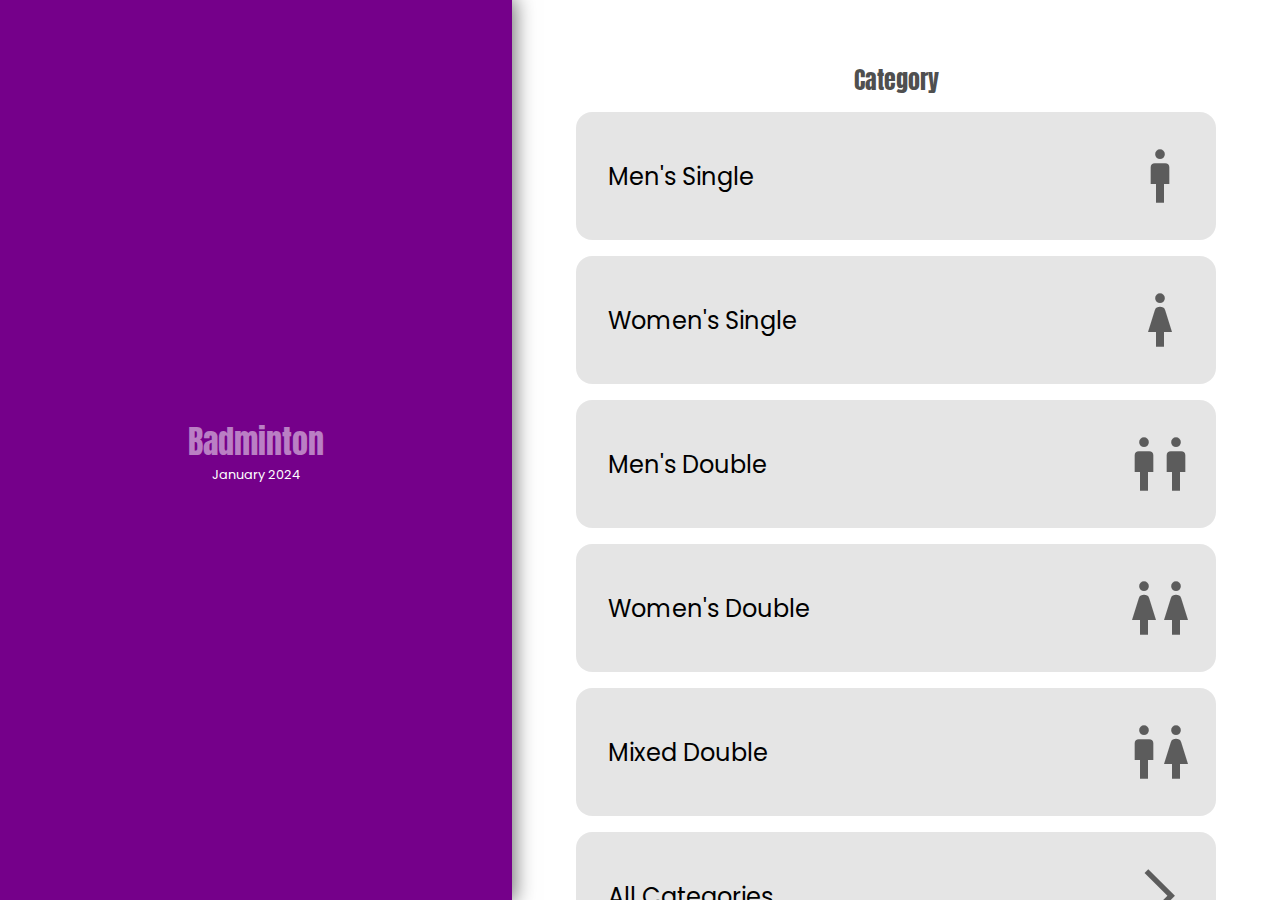
<file: index.html>
<!DOCTYPE html>
<html lang="en">
<head>
    <meta charset="UTF-8">
    <meta name="viewport" content="width=device-width, initial-scale=1.0">
    <title>Badminton Category</title>

    <!-- Google Prefabs-->
    <link rel="preconnect" href="https://fonts.googleapis.com">
    <link rel="preconnect" href="https://fonts.gstatic.com" crossorigin>
    <link href="https://fonts.googleapis.com/css2?family=Poppins&family=Anton&family=Fugaz+One&family=Lobster&display=swap" rel="stylesheet">
    <link rel="stylesheet" href="https://fonts.googleapis.com/css2?family=Material+Symbols+Outlined:opsz,wght,FILL,GRAD@24,400,0,0" />
    
    <link rel="stylesheet" href="./base/theme.css">
    <link rel="stylesheet" href="./base/style.css">
    
    <script src="./JS/data.js" defer></script>
    <script src="./JS/utility.js" defer></script>
    <script src="./JS/inject.js" defer></script>
    <script src="./JS/cards.js" defer></script>
    <script src="./JS/script.js" defer></script>

</head>
<body class="theme-light">
    <div class="page">
        <div class="banner">
            <div class="content">
                <div class="title center">Badminton</div>
                <div class="footer">
                    <div>January 2024</div>
                </div>
            </div>
        </div>

        <div class="shelf">
            <div class="content">
                <!-- Filled By Cards via JS -->

    
            </div>
        </div>
        
    </div>
</body>

<script>
    window.onload = function() {
        ShowCategory();
        // AddCredits();
        AddShortCredits();
        };
</script>

</html>
</file>
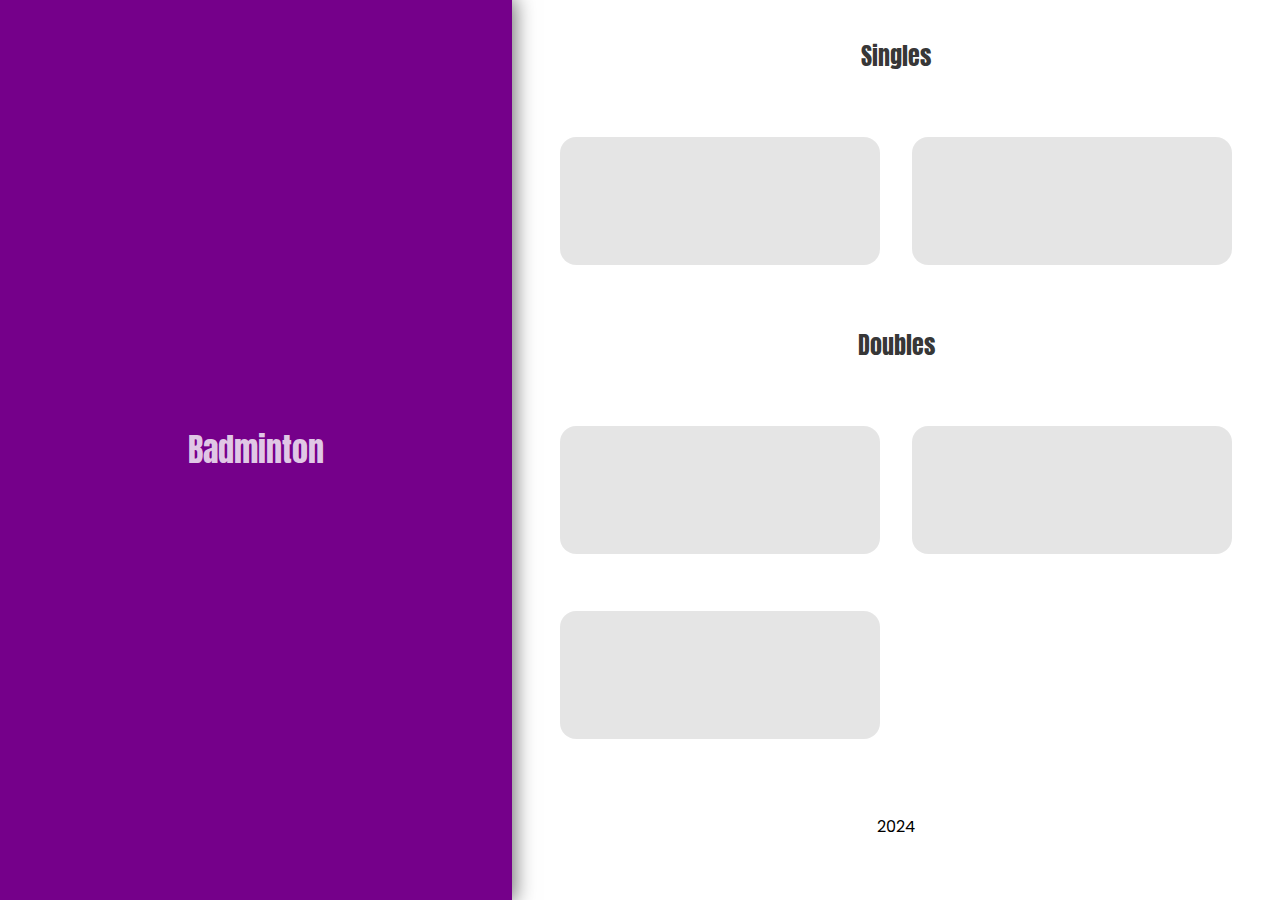
<file: category.html>
<!DOCTYPE html>
<html lang="en">
<head>
    <meta charset="UTF-8">
    <meta name="viewport" content="width=device-width, initial-scale=1.0">
    <title>Page</title>
    
    <!-- Google prefabs -->
    <link rel="preconnect" href="https://fonts.googleapis.com">
    <link rel="preconnect" href="https://fonts.gstatic.com" crossorigin>
    <link href="https://fonts.googleapis.com/css2?family=Poppins&family=Anton&family=Fugaz+One&family=Lobster&display=swap" rel="stylesheet">

    <!-- Put theme before style so that style has access to theme variables-->
    <link rel="stylesheet" href="theme.css"> 
    <link rel="stylesheet" href="category.css">
</head>
<body class="theme-light">
    <div class="page">
        <div class="banner hc vc">
            <div class="banner-div">
                Badminton
            </div>
        </div>
        <div class="wall hc">
            <div class="shelf">
                <div class="sep">Singles</div>
                    <a href="games.html">
                        <div class="card"></div>
                    </a>
                    <a href="games.html">
                        <div class="card"></div>
                    </a>
                <div class="sep">Doubles</div>
                    <a href="games.html">
                        <div class="card"></div>
                    </a>
                    <a href="games.html">
                        <div class="card"></div>
                    </a>
                    <a href="games.html">
                        <div class="card"></div>
                    </a>
                <div class="foot">2024</div>
            </div>
        </div>
    </div>
</body>
</html>
</file>
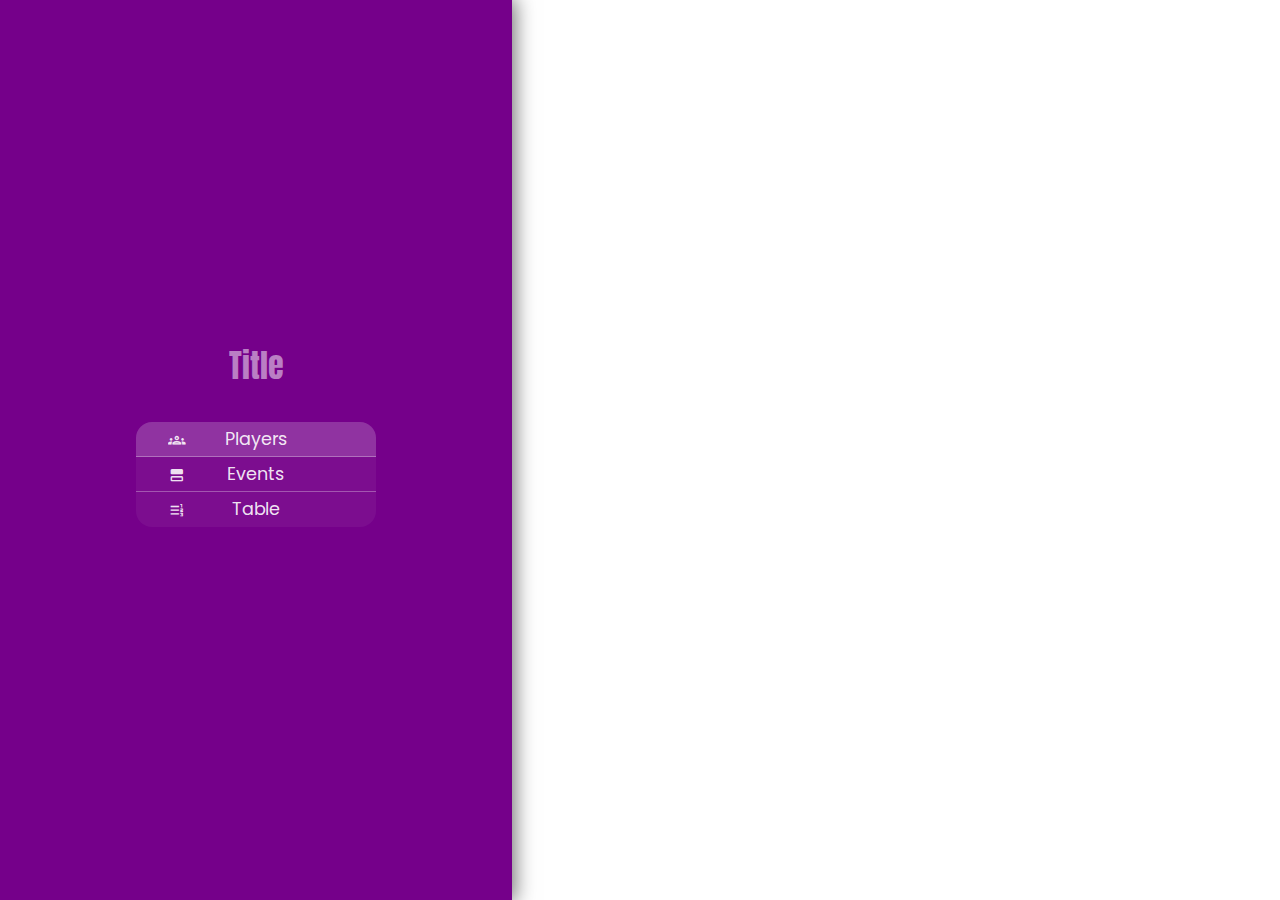
<file: event.html>
<!DOCTYPE html>
<html lang="en">
<head>
    <meta charset="UTF-8">
    <meta name="viewport" content="width=device-width, initial-scale=1.0">
    <title>Badminton Events</title>

    <!-- Google Prefabs-->
    <link rel="preconnect" href="https://fonts.googleapis.com">
    <link rel="preconnect" href="https://fonts.gstatic.com" crossorigin>
    <link href="https://fonts.googleapis.com/css2?family=Geologica&family=Poppins&family=Anton&family=Fugaz+One&family=Lobster&display=swap" rel="stylesheet">
    <link rel="stylesheet" href="https://fonts.googleapis.com/css2?family=Material+Symbols+Outlined:opsz,wght,FILL,GRAD@24,400,0,0" />
    
    <link rel="stylesheet" href="./base/theme.css"> <!-- Put theme before style -->
    <link rel="stylesheet" href="./base/style.css"> <!-- So that style has access to theme variables-->
    
    <script src="./JS/data.js" defer></script>
    <script src="./JS/utility.js" defer></script>
    <script src="./JS/inject.js" defer></script>
    <script src="./JS/cards.js" defer></script>
    <script src="./JS/script.js" defer></script>
</head>
<body class="theme-light"> <!-- See "theme.js" for possible themes-->
    <div class="page">
        <div class="banner">
            <div class="content">
                <!-- To align title add "center" -->
                <div class="title center">Title</div>

                <!-- If tabs not wanted, add "hide" -->
                <!-- For extra tabs just add extra divs, CSS and JS will handle the rest -->
                <div class="tabbar">
                    <div class="tab active">Players</div>
                    <div class="tab">Events</div>
                    <div class="tab">Table</div>
                    <!-- <div class="tab">Tab 4</div> -->
                </div>
                

                <!-- <div class="footer">
                    <div>January 2024</div>
                </div> -->
            </div>
        </div>

        <div class="shelf">
            <div class="content">
                <!-- Handled by JS now to add cards -->

            </div>
        </div>

    </div>
</body>

<script>
    window.onload = function() { 
    FillCards();
    category = GetURLParameter('category');         
    CalculatePoints(category);
};
</script>

</html>
</file>
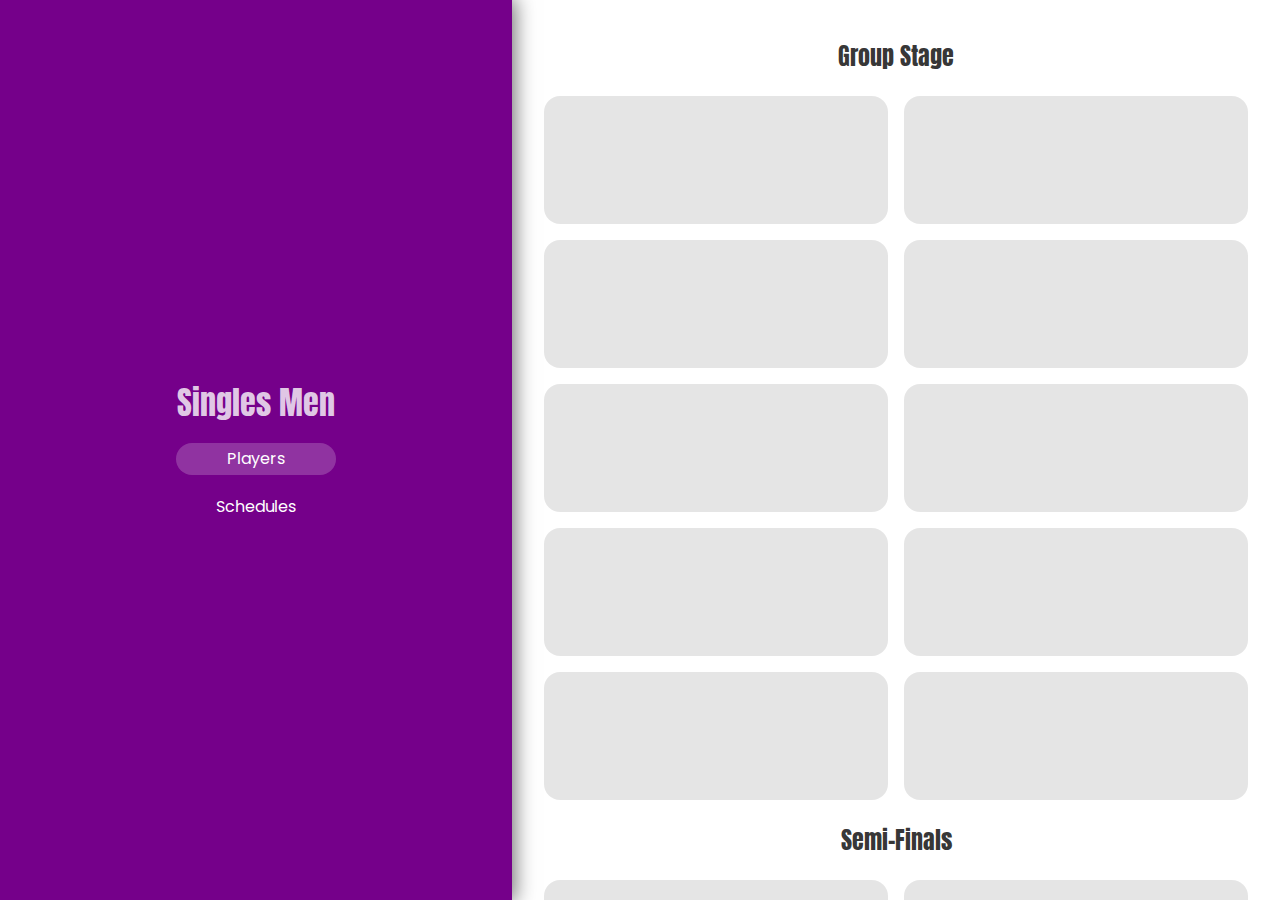
<file: games.html>
<!DOCTYPE html>
<html lang="en">
<head>
    <meta charset="UTF-8">
    <meta name="viewport" content="width=device-width, initial-scale=1.0">
    <title>Page</title>
    
    <!-- Google prefabs -->
    <link rel="preconnect" href="https://fonts.googleapis.com">
    <link rel="preconnect" href="https://fonts.gstatic.com" crossorigin>
    <link href="https://fonts.googleapis.com/css2?family=Poppins&family=Anton&family=Fugaz+One&family=Lobster&display=swap" rel="stylesheet">

    <!-- Put theme before style so that style has access to theme variables-->
    <link rel="stylesheet" href="theme.css"> 
    <link rel="stylesheet" href="games.css">

    <script src="games.js" defer></script>
</head>
<body class="theme-light">
    <div class="page">
        <div class="banner hc vc">
            <div class="banner-div">
                <div class="game-title">Singles Men</div>
                <div class="tabs">
                    <div class="tab player active">Players</div>
                    <div class="tab schedule">Schedules</div>
                </div>
            </div>
        </div>
        <div class="wall hc">
            <div class="shelf">
                <div class="sep">Group Stage</div>
                <div class="card"></div>
                <div class="card"></div>
                <div class="card"></div>
                <div class="card"></div>
                <div class="card"></div>
                <div class="card"></div>
                <div class="card"></div>
                <div class="card"></div>
                <div class="card"></div>
                <div class="card"></div>
                <div class="sep">Semi-Finals</div>
                <div class="card"></div>
                <div class="card"></div>
                <div class="sep">Finals</div>
                <div class="card"></div>
                <div class="foot">2024</div>
            </div>
        </div>
    </div>
</body>
</html>
</file>
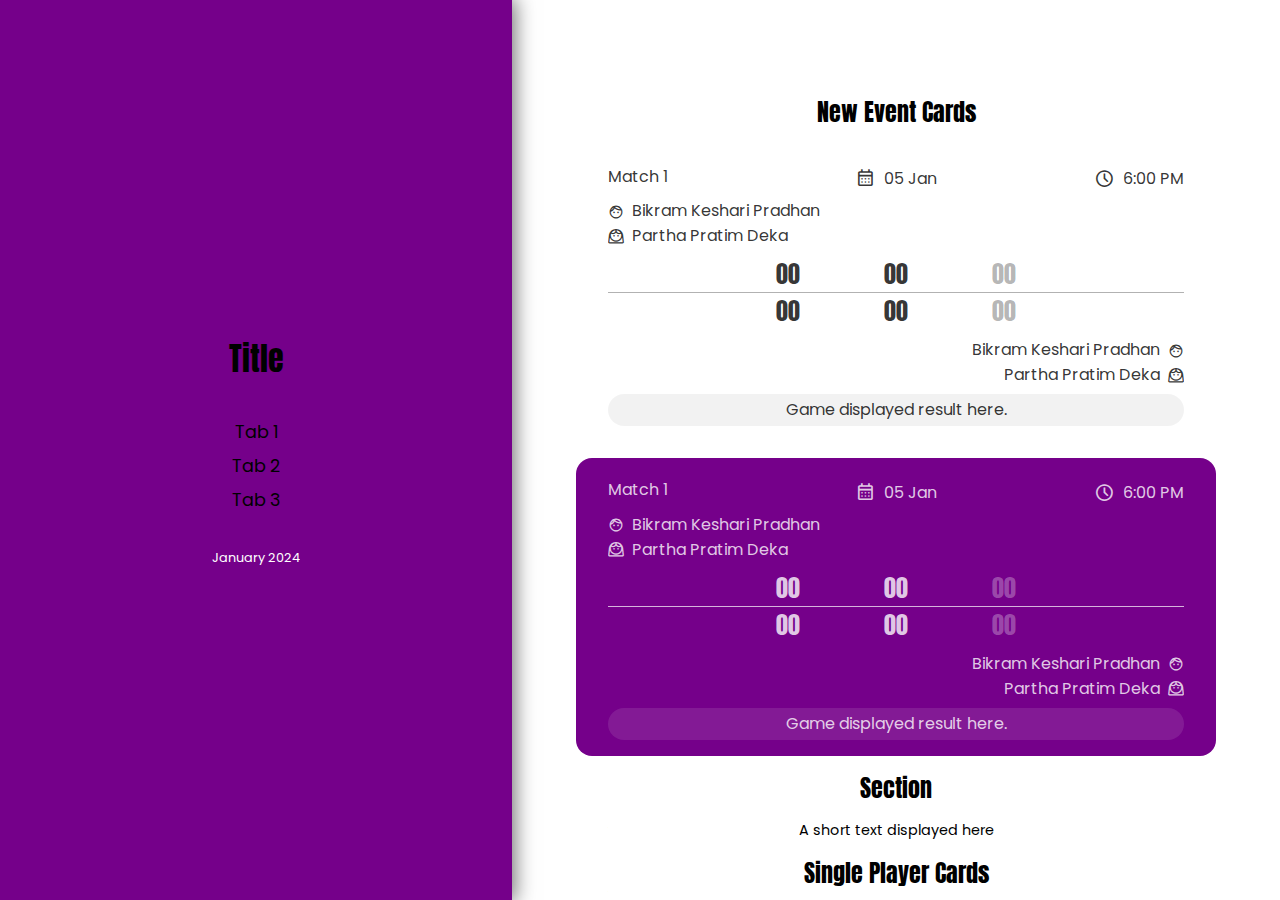
<file: page.html>
<!DOCTYPE html>
<html lang="en">
<head>
    <meta charset="UTF-8">
    <meta name="viewport" content="width=device-width, initial-scale=1.0">
    <title>Page Title</title>

    <!-- Google Prefabs-->
    <link rel="preconnect" href="https://fonts.googleapis.com">
    <link rel="preconnect" href="https://fonts.gstatic.com" crossorigin>
    <link href="https://fonts.googleapis.com/css2?family=Geologica&family=Poppins&family=Anton&family=Fugaz+One&family=Lobster&display=swap" rel="stylesheet">
    <link rel="stylesheet" href="https://fonts.googleapis.com/css2?family=Material+Symbols+Outlined:opsz,wght,FILL,GRAD@24,400,0,0" />
    
    <link rel="stylesheet" href="theme.css"> <!-- Put theme before style -->
    <link rel="stylesheet" href="style.css"> <!-- So that style has access to theme variables-->
    
    <script src="script.js" defer></script>
    <script src="badminton/cards.js" defer></script>
</head>
<body class="theme-light"> <!-- See "theme.js" for possible themes-->
    <div class="page">
        <div class="banner">
            <div class="content">
                <!-- To align title add "center" -->
                <div class="title center">Title</div>

                <!-- If tabs not wanted, add "hide" -->
                <!-- For extra tabs just add extra divs, CSS and JS will handle the rest -->
                <div class="tabbar">
                    <div class="tab active">Tab 1</div>
                    <div class="tab">Tab 2</div>
                    <div class="tab">Tab 3</div>
                    <!-- <div class="tab">Tab 4</div> -->
                </div>
                

                <div class="footer">
                    <div>January 2024</div>
                </div>
            </div>
        </div>

        <div class="shelf">
            <div class="content">
                <!-- Add Varaious Cards here -->



                <!-- Event Card New -->
                <div class="card section span2">New Event Cards</div>

                <div class="card game-event">
                    <div class="schedule">
                        <div class="match-no">Match 1</div>
                        <div class="date">05 Jan</div>
                        <div class="time">6:00 PM</div>
                    </div>
                    <div class="team">
                        <div class="top">
                            <div class="male">Bikram Keshari Pradhan</div>
                            <div class="female">Partha Pratim Deka</div>
                        </div>

                        <div class="score">
                            <div class="top">
                                <div class="round1">00</div>
                                <div class="round2">00</div>
                                <div class="round3 extra-grey">00</div>
                            </div>
                            <div class="bottom">
                                <div class="round1">00</div>
                                <div class="round2">00</div>
                                <div class="round3 extra-grey">00</div>
                            </div>
                        </div>

                        <div class="bottom">
                            <div class="male">Bikram Keshari Pradhan</div>
                            <div class="female">Partha Pratim Deka</div>
                        </div>
        
                    </div>
                    <div class="result">
                            Game displayed result here.
                    </div>
                </div>

                <div class="card game-event highlight">
                    <div class="schedule">
                        <div class="match-no">Match 1</div>
                        <div class="date">05 Jan</div>
                        <div class="time">6:00 PM</div>
                    </div>
                    <div class="team">
                        <div class="top">
                            <div class="male">Bikram Keshari Pradhan</div>
                            <div class="female">Partha Pratim Deka</div>
                        </div>

                        <div class="score">
                            <div class="top">
                                <div class="round1">00</div>
                                <div class="round2">00</div>
                                <div class="round3 extra-grey">00</div>
                            </div>
                            <div class="bottom">
                                <div class="round1">00</div>
                                <div class="round2">00</div>
                                <div class="round3 extra-grey">00</div>
                            </div>
                        </div>

                        <div class="bottom">
                            <div class="male">Bikram Keshari Pradhan</div>
                            <div class="female">Partha Pratim Deka</div>
                        </div>
        
                    </div>
                    <div class="result">
                            Game displayed result here.
                    </div>
                </div>









                <!-- Section Card -->
                <div class="card section span2">Section</div>
                
                <!-- Text Card -->
                <div class="card text span2">A short text displayed here</div>
                
                <!-- Single Player Card -->
                <div class="card section span2">Single Player Cards</div>
                
                <div class="card players single">
                    <div class="name">Player Name</div>
                    <div class="icon material-symbols-outlined">face</div>
                </div>
                
                <div class="card players single">
                    <div class="name">Player Name</div>
                    <div class="icon material-symbols-outlined">face_3</div>
                </div>
                
                <div class="card players single">
                    <div class="name">Player Name</div>
                    <div class="icon material-symbols-outlined">face_3</div>
                </div>
                
                <div class="card players single">
                    <div class="name">Player Name</div>
                    <div class="icon material-symbols-outlined">face</div>
                </div>
                
                <div class="card players single">
                    <div class="name">Player Name</div>
                    <div class="icon material-symbols-outlined">face_3</div>
                </div>
                
                <div class="card players single">
                    <div class="name">Player Name</div>
                    <div class="icon material-symbols-outlined">face</div>
                </div>
                
                <!-- Double Player Card -->
                <div class="card section span2">Double Player Cards</div>
                
                <div class="card players double">
                    <div class="name">Player Name</div>
                    <div class="icon material-symbols-outlined">face</div>
                    <div class="name">Player Name</div>
                    <div class="icon material-symbols-outlined">face</div>
                </div>

                <div class="card players double">
                    <div class="name">Player Name</div>
                    <div class="icon material-symbols-outlined">face_3</div>
                    <div class="name">Player Name</div>
                    <div class="icon material-symbols-outlined">face_3</div>
                </div>

                <div class="card players double">
                    <div class="name">Player Name</div>
                    <div class="icon material-symbols-outlined">face</div>
                    <div class="name">Player Name</div>
                    <div class="icon material-symbols-outlined">face_3</div>
                </div>

                <div class="card players double">
                    <div class="name">Player Name</div>
                    <div class="icon material-symbols-outlined">face</div>
                    <div class="name">Player Name</div>
                    <div class="icon material-symbols-outlined">face_3</div>
                </div>
                
                <!-- Category Card -->
                <div class="card section span2">Category Cards</div>

                <div class="card game-category single men">
                    <div class="text">
                        <div class="name">Category Title</div>
                        <div ><span class="live hide">LIVE</span></div>
                    </div>
                    <div class="icon material-symbols-outlined">
                        <!-- Icon filled by CSS -->
                    </div>
                </div>

                <div class="card game-category single women">
                    <div class="text">
                        <div class="name">Category Title</div>
                        <div ><span class="live">LIVE</span></div>
                    </div>
                    <div class="icon material-symbols-outlined">
                        <!-- Icon filled by CSS -->
                    </div>
                </div>

                <div class="card game-category double men">
                    <div class="text">
                        <div class="name">Category Title</div>
                        <div ><span class="live hide">LIVE</span></div>
                    </div>
                    <div class="icon material-symbols-outlined">
                        <!-- Icon filled by CSS -->
                    </div>
                </div>

                <div class="card game-category double women">
                    <div class="text">
                        <div class="name">Category Title</div>
                        <div ><span class="live hide">LIVE</span></div>
                    </div>
                    <div class="icon material-symbols-outlined">
                        <!-- Icon filled by CSS -->
                    </div>
                </div>

                <div class="card game-category double mix span2">
                    <div class="text">
                        <div class="name">Category Title</div>
                        <div ><span class="live hide">LIVE</span></div>
                    </div>
                    <div class="icon material-symbols-outlined">
                        <!-- Icon filled by CSS -->
                    </div>
                </div>

                <a>
                    <div class="card game-category double mix span2">
                        <div class="text">
                            <div class="name">Category Title</div>
                            <div ><span class="live hide">LIVE</span></div>
                        </div>
                        <div class="icon material-symbols-outlined">
                            <!-- Icon filled by CSS -->
                        </div>
                    </div>
                </a>


                

                <!-- Event Card -->
                <div class="card section span2">Event Cards</div>

                <div class="card game-event-s1 single">
                    <div class="schedule">
                        <div class="match-no">Match 1</div>
                        <div class="date">05 Jan</div>
                        <div class="time">6:00 PM</div>
                    </div>
                    <div class="team">
                            <div class="left">
                                <div class="players">
                                    <div class="male">Anirban Kopty</div>
                                    <div class="male">Anirban Kopty</div>
                                </div>
                                <div class="score">00</div>
                            </div>
                            <div class="right">
                                <div class="score">00</div>
                                <div class="players double">
                                    <div class="male">Anirban Kopty</div>
                                    <div class="female">Anirban Kopty</div>
                                </div>
    
                            </div>
                    </div>
                    <div class="result">
                            Game displayed result here.
                    </div>
                </div>

                <div class="card text span2">This has issue for small portrait screen</div>


                

                 
                <!-- Points Table -->
                <div class="card section span2">Points Table</div>

                <table class="card span2">
                    <tr>
                        <th>Name</th>
                        <th>Points</th>
                    </tr>
                    <tr>
                        <td>
                            <div class="male">Demon Slayer</div>
                        </td>
                        <td>5.01</td>
                    </tr>
                    <tr>
                        <td>
                            <div class="male">Sonic Smasher</div>
                        </td>
                        <td>4.23</td>
                    </tr>
                    <tr>
                        <td>
                            <div class="female">Trancula Zinger</div>
                        </td>
                        <td>2.31</td>
                    </tr>
                    <tr>
                        <td>
                            <div class="male">Francisco Chang</div>
                        </td>
                        <td>-2.13</td>
                    </tr>
                    <tr>
                        <td>
                            <div class="male">Francisco Chang</div>
                        </td>
                        <td>-2.13</td>
                    </tr>
                    <tr>
                        <td>
                            <div class="male">Francisco Chang</div>
                        </td>
                        <td>-2.13</td>
                    </tr>
                    <tr>
                        <td>
                            <div class="female">Francisco Chang</div>
                        </td>
                        <td>-2.13</td>
                    </tr>
                    <tr>
                        <td>
                            <div class="male">Francisco Chang</div>
                        </td>
                        <td>-2.13</td>
                    </tr>
                    <tr>
                        <td>
                            <div class="male">Francisco Chang</div>
                        </td>
                        <td>-2.13</td>
                    </tr>
                </table>

                <div class="card text span2">Top 4 will qualify for semi-finals.</div>



                <table class="card span2">
                    <tr>
                        <th>Name</th>
                        <th>Points</th>
                    </tr>
                    <tr>
                        <td>
                            <div class="male">Demon Slayer</div>
                            <div class="male">Demon Slayer</div>
                        </td>
                        <td>5.01</td>
                    </tr>
                    <tr>
                        <td>
                            <div class="female">Sonic Smasher</div>
                            <div class="female">Sonic Smasher</div>
                        </td>
                        <td>4.23</td>
                    </tr>
                    <tr>
                        <td>
                            <div class="male">Trancula Zinger</div>
                            <div class="female">Trancula Zinger</div>
                        </td>
                        <td>2.31</td>
                    </tr>
                    <tr>
                        <td>
                            <div class="male">Francisco Chang</div>
                            <div class="male">Francisco Chang</div>
                        </td>
                        <td>-2.13</td>
                    </tr>
                    <tr>
                        <td>
                            <div class="male">Francisco Chang</div>
                            <div class="male">Francisco Chang</div>
                        </td>
                        <td>-2.13</td>
                    </tr>
                </table>

                <div class="card text span2">Top 4 will qualify for semi-finals.</div>
                <!-- Add Varaious Cards here -->
            </div>
        </div>

    </div>
</body>
</html>
</file>
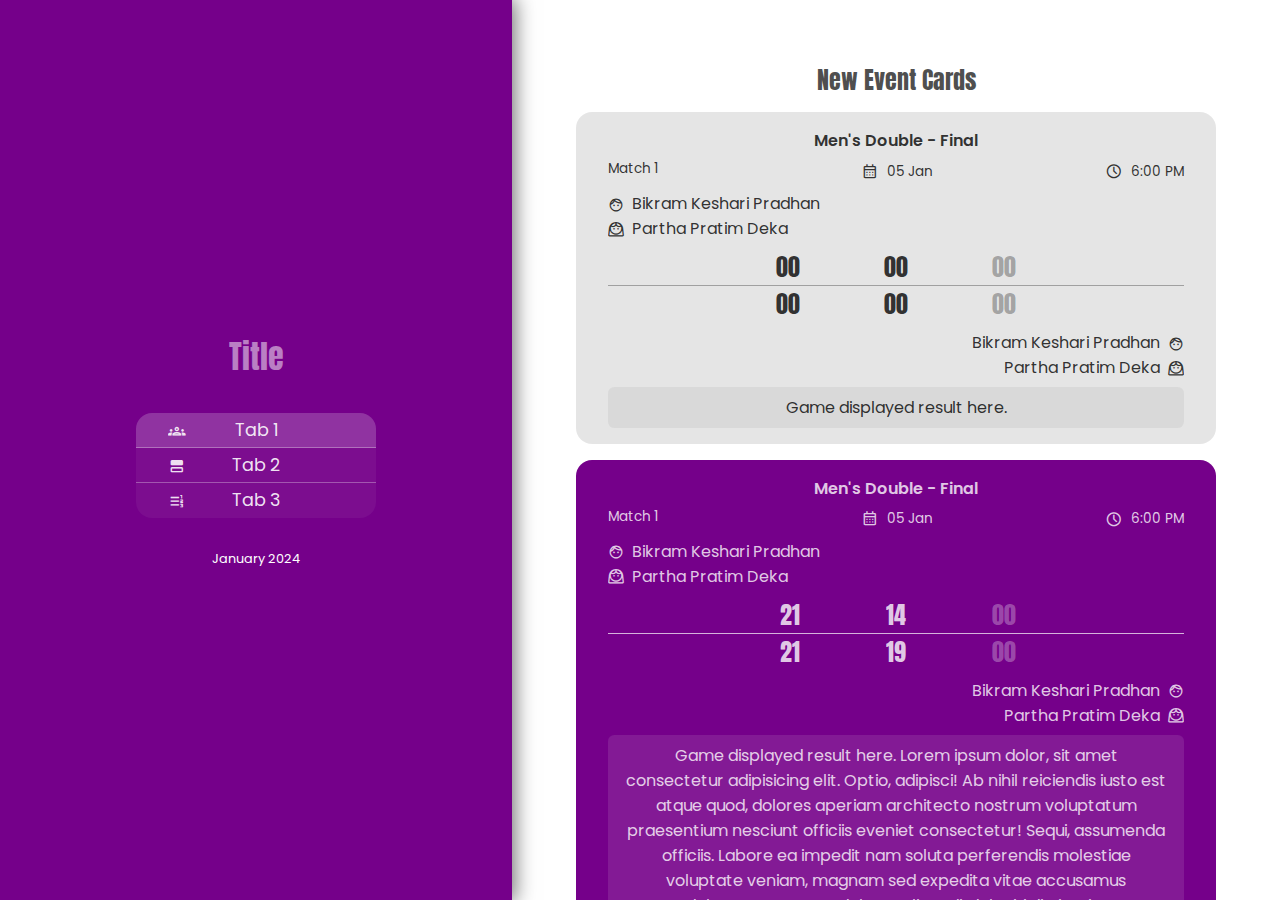
<file: base/design.html>
<!DOCTYPE html>
<html lang="en">
<head>
    <meta charset="UTF-8">
    <meta name="viewport" content="width=device-width, initial-scale=1.0">
    <title>Page Title</title>

    <!-- Google Prefabs-->
    <link rel="preconnect" href="https://fonts.googleapis.com">
    <link rel="preconnect" href="https://fonts.gstatic.com" crossorigin>
    <link href="https://fonts.googleapis.com/css2?family=Geologica&family=Poppins&family=Anton&family=Fugaz+One&family=Lobster&display=swap" rel="stylesheet">
    <link rel="stylesheet" href="https://fonts.googleapis.com/css2?family=Material+Symbols+Outlined:opsz,wght,FILL,GRAD@24,400,0,0" />
    
    <link rel="stylesheet" href="theme.css"> <!-- Put theme before style -->
    <link rel="stylesheet" href="style.css"> <!-- So that style has access to theme variables-->
    
    <script src="../JS/script.js" defer></script>
    <!-- <script src="inject.js" defer></script> -->
    <!-- <script src="cards.js" defer></script> -->
</head>
<body class="theme-light"> <!-- See "theme.js" for possible themes-->
    <div class="page">
        <div class="banner">
            <div class="content">
                <!-- To align title add "center" -->
                <div class="title center">Title</div>

                <!-- If tabs not wanted, add "hide" -->
                <!-- For extra tabs just add extra divs, CSS and JS will handle the rest -->
                <div class="tabbar">
                    <div class="tab active">Tab 1</div>
                    <div class="tab">Tab 2</div>
                    <div class="tab">Tab 3</div>
                    <!-- <div class="tab">Tab 4</div> -->
                </div>
                

                <div class="footer">
                    <div>January 2024</div>
                </div>
            </div>
        </div>

        <div class="shelf">
            <div class="content">
                <!-- Add Varaious Cards here -->

                <!-- Event Card New -->
                <div class="card section span2">New Event Cards</div>

                <div class="card game-event">
                    <div class="header">Men's Double - Final</div>

                    <div class="schedule">
                        <div class="match-no">Match 1</div>
                        <div class="date">05 Jan</div>
                        <div class="time">6:00 PM</div>
                    </div>
                    <div class="team">
                        <div class="top">
                            <div class="male">Bikram Keshari Pradhan</div>
                            <div class="female">Partha Pratim Deka</div>
                        </div>

                        <div class="score">
                            <div class="top">
                                <div class="round1">00</div>
                                <div class="round2">00</div>
                                <div class="round3 extra-grey">00</div>
                            </div>
                            <div class="bottom">
                                <div class="round1">00</div>
                                <div class="round2">00</div>
                                <div class="round3 extra-grey">00</div>
                            </div>
                        </div>

                        <div class="bottom">
                            <div class="male">Bikram Keshari Pradhan</div>
                            <div class="female">Partha Pratim Deka</div>
                        </div>
        
                    </div>
                    <div class="result">
                            Game displayed result here.
                    </div>
                </div>

                

                <div class="card game-event highlight">
                    <div class="header">Men's Double - Final</div>

                    <div class="schedule">
                        <div class="match-no">Match 1</div>
                        <div class="date">05 Jan</div>
                        <div class="time">6:00 PM</div>
                    </div>
                    <div class="team">
                        <div class="top">
                            <div class="male">Bikram Keshari Pradhan</div>
                            <div class="female">Partha Pratim Deka</div>
                        </div>

                        <div class="score">
                            <div class="top">
                                <div class="round1">21</div>
                                <div class="round2">14</div>
                                <div class="round3 extra-grey">00</div>
                            </div>
                            <div class="bottom">
                                <div class="round1">21</div>
                                <div class="round2">19</div>
                                <div class="round3 extra-grey">00</div>
                            </div>
                        </div>

                        <div class="bottom">
                            <div class="male">Bikram Keshari Pradhan</div>
                            <div class="female">Partha Pratim Deka</div>
                        </div>
        
                    </div>
                    <div class="result">
                            Game displayed result here. Lorem ipsum dolor, sit amet consectetur adipisicing elit. Optio, adipisci! Ab nihil reiciendis iusto est atque quod, dolores aperiam architecto nostrum voluptatum praesentium nesciunt officiis eveniet consectetur! Sequi, assumenda officiis. Labore ea impedit nam soluta perferendis molestiae voluptate veniam, magnam sed expedita vitae accusamus doloremque, nemo dolores eligendi, deleniti distinctio!
                    </div>
                </div>


                <div class="card game-event">
                    <div class="header">Men's Double - Final</div>

                    <div class="schedule">
                        <div class="match-no">Match 1</div>
                        <div class="date">05 Jan</div>
                        <div class="time">6:00 PM</div>
                    </div>
                    <div class="team">
                        <div class="top">
                            <div class="male">Bikram Keshari Pradhan</div>
                            <div class="female">Partha Pratim Deka</div>
                        </div>

                        <div class="score hide">
                            <div class="top">
                                <div class="round1">00</div>
                                <div class="round2">00</div>
                                <div class="round3 extra-grey">00</div>
                            </div>
                            <div class="bottom">
                                <div class="round1">00</div>
                                <div class="round2">00</div>
                                <div class="round3 extra-grey">00</div>
                            </div>
                        </div>

                        <div class="bottom">
                            <div class="male">Bikram Keshari Pradhan</div>
                            <div class="female">Partha Pratim Deka</div>
                        </div>
        
                    </div>
                    <div class="result hide">
                            Game displayed result here.
                    </div>
                </div>






                <!-- Section Card -->
                <div class="card section span2">Section</div>
                
                <!-- Text Card -->
                <div class="card text span2">A short text displayed here</div>
                
                <!-- Single Player Card -->
                <div class="card section span2">Single Player Cards</div>
                
                <div class="card players single">
                    <div class="name">Player Name</div>
                    <div class="icon material-symbols-outlined">face</div>
                </div>
                
                <div class="card players single">
                    <div class="name">Player Name</div>
                    <div class="icon material-symbols-outlined">face_3</div>
                </div>
                
                <div class="card players single">
                    <div class="name">Player Name</div>
                    <div class="icon material-symbols-outlined">face_3</div>
                </div>
                
                <div class="card players single">
                    <div class="name">Player Name</div>
                    <div class="icon material-symbols-outlined">face</div>
                </div>
                
                <div class="card players single">
                    <div class="name">Player Name</div>
                    <div class="icon material-symbols-outlined">face_3</div>
                </div>
                
                <div class="card players single">
                    <div class="name">Player Name</div>
                    <div class="icon material-symbols-outlined">face</div>
                </div>
                
                <!-- Double Player Card -->
                <div class="card section span2">Double Player Cards</div>
                
                <div class="card players double">
                    <div class="name">Player Name</div>
                    <div class="icon material-symbols-outlined">face</div>
                    <div class="name">Player Name</div>
                    <div class="icon material-symbols-outlined">face</div>
                </div>

                <div class="card players double">
                    <div class="name">Player Name</div>
                    <div class="icon material-symbols-outlined">face_3</div>
                    <div class="name">Player Name</div>
                    <div class="icon material-symbols-outlined">face_3</div>
                </div>

                <div class="card players double">
                    <div class="name">Player Name</div>
                    <div class="icon material-symbols-outlined">face</div>
                    <div class="name">Player Name</div>
                    <div class="icon material-symbols-outlined">face_3</div>
                </div>

                <div class="card players double">
                    <div class="name">Player Name</div>
                    <div class="icon material-symbols-outlined">face</div>
                    <div class="name">Player Name</div>
                    <div class="icon material-symbols-outlined">face_3</div>
                </div>
                
                <!-- Category Card -->
                <div class="card section span2">Category Cards</div>

                <div class="card game-category single men">
                    <div class="text">
                        <div class="name">Category Title</div>
                        <div ><span class="live hide">LIVE</span></div>
                    </div>
                    <div class="icon material-symbols-outlined">
                        <!-- Icon filled by CSS -->
                    </div>
                </div>

                <div class="card game-category single women">
                    <div class="text">
                        <div class="name">Category Title</div>
                        <div ><span class="live">LIVE</span></div>
                    </div>
                    <div class="icon material-symbols-outlined">
                        <!-- Icon filled by CSS -->
                    </div>
                </div>

                <div class="card game-category double men">
                    <div class="text">
                        <div class="name">Category Title</div>
                        <div ><span class="live hide">LIVE</span></div>
                    </div>
                    <div class="icon material-symbols-outlined">
                        <!-- Icon filled by CSS -->
                    </div>
                </div>

                <div class="card game-category double women">
                    <div class="text">
                        <div class="name">Category Title</div>
                        <div ><span class="live hide">LIVE</span></div>
                    </div>
                    <div class="icon material-symbols-outlined">
                        <!-- Icon filled by CSS -->
                    </div>
                </div>

                <div class="card game-category double mix span2">
                    <div class="text">
                        <div class="name">Category Title</div>
                        <div ><span class="live hide">LIVE</span></div>
                    </div>
                    <div class="icon material-symbols-outlined">
                        <!-- Icon filled by CSS -->
                    </div>
                </div>

                <a>
                    <div class="card game-category double mix span2">
                        <div class="text">
                            <div class="name">Category Title</div>
                            <div ><span class="live hide">LIVE</span></div>
                        </div>
                        <div class="icon material-symbols-outlined">
                            <!-- Icon filled by CSS -->
                        </div>
                    </div>
                </a>



                <div class="card game-category all all">
                    <div class="text">
                        <div class="name">Category Title</div>
                        <div ><span class="live">LIVE</span></div>
                    </div>
                    <div class="icon material-symbols-outlined">
                        <!-- Icon filled by CSS -->
                    </div>
                </div>

                

                <!-- Old Event Card -->
                <div class="card section span2">Event Cards</div>

                <div class="card game-event-s1 single">
                    <div class="schedule">
                        <div class="match-no">Match 1</div>
                        <div class="date">05 Jan</div>
                        <div class="time">6:00 PM</div>
                    </div>
                    <div class="team">
                            <div class="left">
                                <div class="players">
                                    <div class="male">Anirban Kopty</div>
                                    <div class="male">Anirban Kopty</div>
                                </div>
                                <div class="score">00</div>
                            </div>
                            <div class="right">
                                <div class="score">00</div>
                                <div class="players double">
                                    <div class="male">Anirban Kopty</div>
                                    <div class="female">Anirban Kopty</div>
                                </div>
    
                            </div>
                    </div>
                    <div class="result">
                            Game displayed result here.
                    </div>
                </div>

                <div class="card text span2">This has issue for small portrait screen</div>


                

                 
                <!-- Points Table -->
                <div class="card section span2">Points Table</div>

                <table class="card span2 fiveplr">
                    <tr>
                        <th>Name</th>
                        <th>Points</th>
                    </tr>
                    <tr>
                        <td>
                            <div class="male">Demon Slayer</div>
                        </td>
                        <td>5.01</td>
                    </tr>
                    <tr>
                        <td>
                            <div class="male">Sonic Smasher</div>
                        </td>
                        <td>4.23</td>
                    </tr>
                    <tr>
                        <td>
                            <div class="female">Trancula Zinger</div>
                        </td>
                        <td>2.31</td>
                    </tr>
                    <tr>
                        <td>
                            <div class="male">Francisco Chang</div>
                        </td>
                        <td>-2.13</td>
                    </tr>
                    <tr>
                        <td>
                            <div class="male">Francisco Chang</div>
                        </td>
                        <td>-2.13</td>
                    </tr>
                    <tr>
                        <td>
                            <div class="male">Francisco Chang</div>
                        </td>
                        <td>-2.13</td>
                    </tr>
                    <tr>
                        <td>
                            <div class="female">Francisco Chang</div>
                        </td>
                        <td>-2.13</td>
                    </tr>
                    <tr>
                        <td>
                            <div class="male">Francisco Chang</div>
                        </td>
                        <td>-2.13</td>
                    </tr>
                    <tr>
                        <td>
                            <div class="male">Francisco Chang</div>
                        </td>
                        <td>-2.13</td>
                    </tr>
                </table>

                <div class="card text span2">Top 4 will qualify for semi-finals.</div>



                <table class="card span2">
                    <tr>
                        <th>Name</th>
                        <th>Points</th>
                    </tr>
                    <tr>
                        <td>
                            <div class="male">Demon Slayer</div>
                            <div class="male">Demon Slayer</div>
                        </td>
                        <td>5.01</td>
                    </tr>
                    <tr>
                        <td>
                            <div class="female">Sonic Smasher</div>
                            <div class="female">Sonic Smasher</div>
                        </td>
                        <td>4.23</td>
                    </tr>
                    <tr>
                        <td>
                            <div class="male">Trancula Zinger</div>
                            <div class="female">Trancula Zinger</div>
                        </td>
                        <td>2.31</td>
                    </tr>
                    <tr>
                        <td>
                            <div class="male">Francisco Chang</div>
                            <div class="male">Francisco Chang</div>
                        </td>
                        <td>-2.13</td>
                    </tr>
                    <tr>
                        <td>
                            <div class="male">Francisco Chang</div>
                            <div class="male">Francisco Chang</div>
                        </td>
                        <td>-2.13</td>
                    </tr>
                </table>

                <div class="card text span2">Top 4 will qualify for semi-finals.</div>
                
                


                <!-- Credits Card-->
                <div class="card credits span2">
                    <div class="para">
                        <div class="header1">Designed & Developed By</div>
                        <div>Kang The Destroyer</div>
                        <div>Steve Roger</div>
                    </div>

                    <div class="para">
                        <div class="header2">Maintained By</div>
                        <div>Tony Stark</div>
                        <div>Incredible Hulk</div>
                    </div>

                    <div class="para">
                        <div class="header3">Organised By</div>
                        <div>Stephan Strange</div>
                        <div>Maria Hill</div>
                    </div>

                </div>

                <div class="card text span2 bottom">A short text displayed here</div>
                
                
                <!-- Add Varaious Cards here -->
            </div>
        </div>

    </div>
</body>
</html>
</file>
<file: base/theme.css>
.theme-light{
    --major:rgb(117, 0, 138);
    /* --minor:rgb(117, 0, 138); */

    /* Element specific : derived from above */
    --banner:var(--major);
    --banner-title-color:rgba(255,255,255,0.5);
    
    --tab-text-color:rgba(255,255,255,0.9);
    --tab-background-color:rgba(255,255,255,0.05);
    --tab-hover-background:rgba(255,255,255,0.1);
    --tab-active-background:rgba(255,255,255,0.2);
    --tab-separators:rgba(255,255,255,0.3);

    --shelf-background:rgba(255, 255, 255, 0);
    --card-background:rgba(0,0,0,0.1);
    --card-section-color:rgba(0,0,0,0.7);
    --card-text-color:rgba(0, 0, 0, 0.7);
    --card-player-color:rgba(0,0,0,1);
    
}



.theme-dark{
    /* --major:rgb(0, 0, 0); */
    /* --major:#3f3f3f; */
    --major:rgb(75, 0, 88);
    /* --minor:rgb(117, 0, 138); */
    
    /* Element specific : derived from above */
    --banner:var(--major);
    --banner-title-color:rgba(255, 255, 255, 0.5);

    --tab-text-color:rgba(255,255,255,0.9);
    --tab-background-color:rgba(255,255,255,0.05);
    --tab-hover-background:rgba(255,255,255,0.1);
    --tab-active-background:rgba(255,255,255,0.2);
    --tab-separators:rgba(255,255,255,0.3);
    
    --shelf-background:#121212;
    --card-background:#282828;
    --card-section-color:rgba(255, 255, 255, 0.7);
    --card-text-color:rgba(255, 255, 255, 0.7);
    --card-player-color:rgba(255,255,255,1);
}
</file>
<file: base/style.css>
*{padding: 0; margin: 0; box-sizing: border-box;}
html,body{height: 100%;}


/* === PAGE ============================ */
.page{
    height: 100%;
    display: flex;  /* Better than grid in terms of synatx from html*/
    user-select: none;
}
@media (orientation: portrait) {.page {flex-direction: column;}}
@media (orientation: landscape) {.page {flex-direction: row;}}




/* === BANNER ========================== */
.banner{
    --padding: 1rem;
    width: var(--width);
    height: var(--height);
    padding: var(--padding);

    z-index: 10;
    background-color: var(--banner);
    box-shadow: 0px 0px 20px 2px rgba(0,0,0,0.6);

    /* overflow: hidden; */         /* ! This was the issue */
}
/* @media (orientation: portrait) {.banner {--height: 20vh;}} */
@media (orientation: landscape) {
    .banner {--width: 40vw;}
    .shelf{
        width: 60vw;
    }
}

@media (orientation: landscape) {
    /* Quick Fix */
    .banner {
        display: grid;
        align-items: center;
        justify-items: center;
    }
}



/* === SHELF ============================ */
.shelf{
    --padding: 1rem;
    padding: var(--padding);
    flex-grow: 1;
    overflow: scroll;
    display: grid;
    grid-template-columns: 1fr;
    background-color: var(--shelf-background);
}
@media (orientation: portrait) {.shelf {--padding: 2rem;}}
@media (orientation: landscape) {.shelf {--padding: 4rem;}}

.shelf::-webkit-scrollbar{display: none;}


/* === BANNER CONTENT ====================== */
.banner .content{
    /* background-color: rgba(255,255,255,0.1); */
    justify-self: center;
    
}

.banner .content .title{
    color: var(--banner-title-color);
    font-family: 'Anton';
    font-size: 2rem;
    
}

.banner .content .title.center{text-align: center;}

/* --- TABBAR */
/* Bug : Breaks for multiple tabbar */
.banner .content .tabbar{
    --num-tabs:2;
    font-family: 'Poppins';
    font-size: 1.1rem;
    display: grid;
    
}
@media (orientation: portrait) {
    .banner .content .tabbar {
        grid-template-columns: repeat(var(--num-tabs),1fr);
        /* gap: 1rem; */
        margin-top: 1rem;
        margin-bottom: 1rem;
    }
}
@media (orientation: landscape) {
    .banner .content .tabbar {
        grid-template-rows: repeat(var(--num-tabs),1fr);
        /* gap: 0.5rem; */
        margin-top: 2rem;
        margin-bottom: 2rem;
    }
}


.banner .content .tabbar.hide{display: none;}


/* --- TABS */
.banner .content .tabbar .tab{
    color: var(--tab-text-color);
    text-align: center;
    padding: 0.25rem;
    background-color: var(--tab-background-color);
    cursor: pointer;
}
@media (orientation: portrait) {
    .banner .content .tabbar .tab{
        position: relative;
        border-right: 1px solid var(--tab-separators);
    }
    .banner .content .tabbar .tab:first-child{
        border-radius: 10rem 0rem 0rem 10rem;
    }
    .banner .content .tabbar .tab:last-child{
        border-radius: 0rem 10rem 10rem 0rem;
        border-right: 0px;
    }
}
@media (orientation: landscape) {
    .banner .content .tabbar .tab{
        width: 15rem;
        justify-self: center;
        border-bottom: 1px solid var(--tab-separators);
    }
    .banner .content .tabbar .tab:first-child{
        border-radius: 1rem 1rem 0rem 0rem;
    }
    .banner .content .tabbar .tab:last-child{
        border-radius: 0rem 0rem 1rem 1rem;
        border-bottom: 0px;
    }
}




.banner .content .tabbar .tab.active{
    background-color: var(--tab-active-background);
}

.banner .content .tabbar .tab:not(.active):hover{
    background-color: var(--tab-hover-background);
}


/* --- Banner footer text */
.banner .content .footer{
    text-align: center;
    color: white;
    font-family: Poppins;
    font-size: 0.8rem;
}

/* quickadd for icons in tab */
.banner .content .tabbar .tab:nth-child(1)::before,
.banner .content .tabbar .tab:nth-child(2)::before,
.banner .content .tabbar .tab:nth-child(3)::before{
    font-family: 'Material Symbols Outlined';
    position: relative;
    padding-right: 0.4rem;
    font-size: 1.1rem;
}
.banner .content .tabbar .tab:nth-child(1)::before{
    content: '\f233';top: 0.15rem;
}
.banner .content .tabbar .tab:nth-child(2)::before{
    content: '\f673';top: 0.15rem;
}
.banner .content .tabbar .tab:nth-child(3)::before{
    content: '\e267';top: 0.15rem;
}
/* f20c, e8de, e267 */

@media (orientation: landscape) {
    .banner .content .tabbar .tab{position: relative;}

    .banner .content .tabbar .tab:nth-child(1)::before,
    .banner .content .tabbar .tab:nth-child(2)::before,
    .banner .content .tabbar .tab:nth-child(3)::before{
        position: absolute;
        left: 2rem;
        top: 0.5rem;
    }
}



/* === SHELF CONTENT ====================== */
.page .shelf .content{
        display: grid;  /* grid needed for two column layout*/
        grid-template-columns: 1fr;
        gap: 1rem;
        /* margin-top: 2rem; */
        height: max-content;
        
}
@media (min-width:1400px) {.page .shelf .content{grid-template-columns: 1fr 1fr;}}


/* === CARDS*/
.card{
    --height:10rem;   /* Will be set by cards, disable for flexible*/
    --height:auto;   /* Will be set by cards, disable for flexible*/
    background-color: var(--card-background);
    height: var(--height);   /* Latter Modif*/
    border-radius: 1rem;

    flex-grow: 0;
    /* box-shadow: 0px 0px 10px 0px rgba(0,0,0,0.2); */
    /* border: 1px solid rgba(0,0,0,0.1); */
}
@media (min-width:1400px) {
    .card.span2{grid-column: span 2;}

    a:has(.card.game-category.span2) {
        text-decoration: none;
        grid-column: span 2;
    }

}

a{
    text-decoration: none;
    -webkit-tap-highlight-color:transparent;
}

/* -------------------------------------------------- section --- */
.card.section{
    --height:2rem;
    background-color: transparent;
    font-family: 'Anton';
    text-align: center;
    font-size: 1.5rem;
    line-height: 2rem;
    color: var(--card-section-color);
    /* background-color: red; */
}

/* -------------------------------------------------- text --- */
.card.text{
    --height: auto;
    background-color: transparent;
    font-family: 'Poppins';
    text-align: center;
    text-justify: distribute;
    font-size: 0.9rem;
    color: var(--card-text-color);
}

.card.text.center{text-align: center;}
.card.text.justify{text-align: justify;}


/* -------------------------------------------------- players --- */
.card.players{
    --height:4rem;
    height: var(--height);
    font-family: 'Poppins';
    color: var(--card-player-color);
    align-items: center;
    display: grid;
    grid-template-columns: 4fr 1fr;
}

.card.players.single{--height: 3rem;}
.card.players.double{--height: 6rem;}

.card.players .name{
    text-align: left;
    margin-left: 2rem;
    /* background-color: red; */
    height: 3rem;
    line-height: 3rem;

    /* overflow: hidden;
    text-overflow: ellipsis;
    max-width: 20ch;
    white-space: nowrap; */
}

.card.players.double .name:nth-child(1){
    border-bottom: 1px solid rgba(0,0,0,0.3);
}

.card.players .icon{
    text-align: right;
    margin-right: 2rem;
    color:rgba(0,0,0,0.7);
    margin-left: 1rem;
}



/* -------------------------------------------------- game-category --- */
.card.game-category{
    --height:8rem;
    height: var(--height);
    font-family: 'Poppins';
    color: black;
    align-items: center;
    
    display: grid;
    padding: 2rem;
    grid-template-columns: 1fr 6rem;
    
}

.card.game-category .text .name{font-size: 1.5rem;}

.card.game-category .text .live{
    font-size: 0.8rem;
    color: green;
    font-weight: 600;
    background-color: rgba(0,255,0,0.2);
    padding: 0.05rem 1rem;
    border: 1px solid rgba(0,0,0,0.1);
    border-radius: 4px;
    letter-spacing: 0.1rem;
}

.card.game-category .text .live.hide{display: none;}

.card.game-category .icon{
    font-size: 4rem;
    text-align: center;
    color: rgba(0,0,0,0.6);
    letter-spacing: -3rem;
    justify-self: center;
}




.card.game-category.single.men .icon::after{content: "\e4eb";}
.card.game-category.single.women .icon::after{content: "\e13e";}
.card.game-category.double.men .icon::before{content: "\e4eb";}
.card.game-category.double.men .icon::after{content: "\e4eb";}
.card.game-category.double.women .icon::before{content: "\e13e";}
.card.game-category.double.women .icon::after{content: "\e13e";}
.card.game-category.double.mix .icon::before{content: "\e4eb";}
.card.game-category.double.mix .icon::after{content: "\e13e";}

.card.game-category.all.all .icon::after{content: "\e5e1";}  /* Category All Icon*/
.card.game-category.all.all .icon::after{content: "\e5e1";} /* Category All Icon*/


/*
.card.game-category.highlight{
    background-color: var(--banner);
    color: white;
}
.card.game-category.highlight .icon{color: rgba(255,255,255,0.8);}
*/







/* ------------------------------------------------------- Points Table */
table{
    font-family: 'Poppins';
    table-layout: fixed;
    overflow: hidden;
}


/* th,td{background-color: yellow;} */

tr > *{
    /* x padding later to fix issue */
    padding: 0.4rem 0rem;
}
tr > *:first-child{text-align: left;}
tr > *:last-child{text-align: right;}

/* small screen overflow fix */
table tr th:first-child,
table tr td:first-child{
    padding-left: 2rem;
    overflow: hidden;
    text-overflow: ellipsis;
    max-width: 20ch;
    white-space: nowrap;
}
table tr th:last-child,
table tr td:last-child{
    padding-right: 2rem;
    padding-left: 1rem;
}



table,th,td{border-collapse: collapse}
th{border-bottom: 2px solid rgba(0,0,0,0.3);}
tr{border-bottom: 1px solid rgba(0,0,0,0.3);}
tr:last-child{border-bottom: none;}

tr th{color: rgba(0,0,0,0.8);}
tr td{color: rgba(0,0,0,0.8);}
tr td:last-child{font-family: 'Geologica';}

td .male::before,
td .female::before{
    font-family: 'Material Symbols Outlined';
    position: relative;
    top:0.1rem;
    margin-right: 0.5rem;
}
td .male::before{content: '\e87c';}
td .female::before{content: '\f8db';}

tr:nth-child(5){border-bottom: 2px solid rgba(0,0,0,0.3);}
tr:nth-child(2),
tr:nth-child(3),
tr:nth-child(4),
tr:nth-child(5){
    background-color: rgb(236, 212, 248);
    background-color: rgb(216, 255, 233);
}

tr:nth-child(2) td,
tr:nth-child(3) td,
tr:nth-child(4) td,
tr:nth-child(5) td{
    color: rgba(0,0,0,0.7);
    font-weight: 600;
}

tr:first-child{
    background-color: var(--banner);
}

tr th{color: white;}

td .male,
td .female{
    white-space: nowrap;
    text-overflow: ellipsis;
    overflow: hidden;
    font-size: 1rem;
    /* width: 100%; */
}


/* ---------------- quickfix for highlighting 5 players */
.fiveplr tr:nth-child(6){
    background-color: rgb(236, 212, 248);
    background-color: rgb(216, 255, 233);
}
.fiveplr tr:nth-child(6) td{
    color: rgba(0,0,0,0.7);
    font-weight: 600;
}
.fiveplr tr:nth-child(5){border-bottom: 1px solid rgba(0,0,0,0.3);}
.fiveplr tr:nth-child(6){border-bottom: 2px solid rgba(0,0,0,0.3);}


/* -------------------------------------------------- game-event-s1 --- */
/* .card.game-event-s1.single{--height:10.8rem} */
/* .card.game-event-s1.double{--height:10.8rem} */


.card.game-event-s1{
    --height:10.8rem;
    font-family: 'Poppins';
    padding: 1rem 2rem;
    display: flex;
    flex-direction: column;
    color: rgba(0,0,0,0.8);
    
}

.card.game-event-s1 .schedule{
    height: 2rem;
    margin-bottom: 0.4rem;
    font-size: 1rem;
    
    display: grid;
    grid-template-columns: repeat(3,1fr);
    align-items: center;
    justify-content: center;
    text-align: center;
} 
.card.game-event-s1 .schedule *:first-child{text-align: left;}
.card.game-event-s1 .schedule *:last-child{text-align: right;}

.card.game-event-s1 .schedule .match-no::before,
.card.game-event-s1 .schedule .date::before,
.card.game-event-s1 .schedule .time::before{
    font-family: 'Material Symbols Outlined';
    margin-right: 0.5rem;
    font-size: 1.3rem;
    position: relative;
    
}

/* .card.game-event-s1 .schedule .match-no::before{content: '\e8b5';} */
.card.game-event-s1 .schedule .date::before{content: '\ebcc';top:0.25rem;}
.card.game-event-s1 .schedule .time::before{content: '\e8b5';top:0.3rem;}


.card.game-event-s1 .result{
    height: 2rem;
    margin-top: 0.4rem;
    background-color: rgba(0,0,0,0.05);
    border-radius: 2rem;


    line-height: 2rem;
    text-align: center;
}



.card.game-event-s1 .team{
    flex-grow: 1;
    /* background-color: green; */
    display: grid;
    grid-template-columns: 1fr 1fr;
}

.card.game-event-s1 .team .left{
    /* background-color: red; */
    border-right: 1px solid rgba(0,0,0,0.3);
    display: grid;
    grid-template-columns: 1fr 3rem;
    
    
}

.card.game-event-s1 .team .right{
    /* background-color: yellow; */
    border-left: 1px solid rgba(0,0,0,0.3);
    display: grid;
    grid-template-columns: 3rem 1fr;
}

.card.game-event-s1 .team .left .score{margin-right: 0.2rem ;}
.card.game-event-s1 .team .right .score{margin-left: 0.2rem ;}


.card.game-event-s1 .team .score {
    font-family: 'Anton';
    font-size: 2rem;
    color: rgba(0,0,0,0.6);
    border-radius: 0.5em;
    /* background-color: rgba(0,0,0,0.1); */

    display: grid;
    align-items: center;
    justify-content: center;
    text-align: center;

}

.card.game-event-s1 .team .players{display: grid;align-self: center;font-size: 0.8rem;}
/* .card.game-event-s1 .team .players.single{grid-template-rows: 1fr;}
.card.game-event-s1 .team .players.double{grid-template-rows: 1fr 1fr;} */

.card.game-event-s1 .team .left .players{text-align: left;}
.card.game-event-s1 .team .right .players{text-align: right;}


.card.game-event-s1 .team .left .players .male::before,
.card.game-event-s1 .team .left .players .female::before,
.card.game-event-s1 .team .right .players .male::after,
.card.game-event-s1 .team .right .players .female::after{
    font-family: 'Material Symbols Outlined';
    position: relative;
    top: 0.2rem;
}

.card.game-event-s1 .team .left .players .male::before,
.card.game-event-s1 .team .left .players .female::before{
    padding-right: 0.5rem;
}

.card.game-event-s1 .team .right .players .male::after,
.card.game-event-s1 .team .right .players .female::after{
    padding-left: 0.5rem;

}



.card.game-event-s1 .team .left .players .male::before{content: '\e87c';}
.card.game-event-s1 .team .left .players .female::before{content: '\f8db';}
.card.game-event-s1 .team .right .players .male::after{content: '\e87c';}
.card.game-event-s1 .team .right .players .female::after{content: '\f8db';}




/* ----------------------------------------------------- game event */
.card.game-event{
    --height:max-content;
    font-family: 'Poppins';
    padding: 1rem 2rem;
    display: flex;
    flex-direction: column;
    color: rgba(0,0,0,0.8);
}
.card.game-event.highlight{
    background-color: var(--banner);
    color: rgba(255,255,255,0.8);
}

.card.game-event .header{
    text-align: center;
    font-weight: 600;
}
.card.game-event .header.hide{
    display: none;
}

.card.game-event .schedule{
    height: 2rem;
    margin-bottom: 0.4rem;
    font-size: 0.85rem;

    display: grid;
    grid-template-columns: repeat(3,1fr);
    align-items: center;
    justify-content: center;
    text-align: center;
} 
.card.game-event .schedule *:first-child{text-align: left;}
.card.game-event .schedule *:last-child{text-align: right;}

.card.game-event .schedule .match-no::before,
.card.game-event .schedule .date::before,
.card.game-event .schedule .time::before{
    font-family: 'Material Symbols Outlined';
    margin-right: 0.5rem;
    font-size: 1.1rem;
    position: relative;
    
}

/* .card.game-event-s1 .schedule .match-no::before{content: '\e8b5';} */
.card.game-event .schedule .date::before{content: '\ebcc';top:0.25rem;}
.card.game-event .schedule .time::before{content: '\e8b5';top:0.3rem;}

.card.game-event .result{
    /* height: 2rem; */
    /* line-height: 2rem; */

    margin-top: 0.4rem;
    background-color: rgba(0,0,0,0.05);
    border-radius: 0.4rem;
    
    text-align: center;
    padding: 0.5rem 1rem;
}

.card.game-event.highlight .result{
    background-color: rgba(255,255,255,0.1);
}

.card.game-event .result.hide,
.card.game-event.highlight .result.hide{
    display: none;
}

.card.game-event .team{
    font-size: 1rem;
}

.card.game-event .team > .top{text-align: left;}
.card.game-event .team > .bottom{text-align: right;}


.card.game-event .team .top .male::before,
.card.game-event .team .top .female::before,
.card.game-event .team .bottom .male::after,
.card.game-event .team .bottom .female::after{
    font-family: 'Material Symbols Outlined';
    position: relative;
    top: 0.2rem;
}

.card.game-event .team .top .male::before,
.card.game-event .team .top .female::before{
    padding-right: 0.5rem;
}

.card.game-event .team .bottom .male::after,
.card.game-event .team .bottom .female::after{
    padding-left: 0.5rem;
}

.card.game-event .team .top .male::before{content: '\e87c';}
.card.game-event .team .top  .female::before{content: '\f8db';}
.card.game-event .team .bottom .male::after{content: '\e87c';}
.card.game-event .team .bottom .female::after{content: '\f8db';}

.card.game-event .score .top,
.card.game-event .score .bottom{
    display: grid;
    grid-template-columns: 1fr 1fr 1fr;
    font-family: 'Anton';
    font-size: 1.5rem;
    
    text-align: center;


}

.card.game-event .score.hide{display: none;}

.card.game-event .score .top{margin-top: 0.5rem;}
.card.game-event .score .bottom{margin-bottom: 0.5rem;}




.card.game-event .score .round1{text-align: right;}
.card.game-event .score .round3{text-align: left;}



.card.game-event .score .top{border-bottom: 1px solid rgba(0,0,0,0.3);}
.card.game-event.highlight .score .top{border-bottom: 1px solid rgba(255,255,255,0.7);}

.card.game-event .score div.extra-grey{
    color: rgba(0,0,0,0.3);
}

.card.game-event.highlight .score div.extra-grey{
    color: rgba(255,255,255,0.3);
}




/* ---------------------------------- credits */

.card.credits{
    display: flex;
    flex-direction: column;
    font-family: 'Poppins';
    padding: 1rem 2rem;
}

.card.credits > *{
    flex-grow: 1;
    text-align: center;
}

.card.credits .para:not(:first-child){margin-top: 2rem;}

.card.credits .para>*:first-child{
    background-color: rgba(0,0,0,0.1);
    border-radius: 10rem;
    padding: 0.2rem;
}

.card.credits .para>*:not(:first-child){margin-top: 0.2rem;}


.card.credits .para>div:first-child{position: relative;}

.card.credits .para>div:first-child::before,
.card.credits .para>div:first-child::after{
    font-family: 'Material Symbols Outlined';
    position: absolute;    
    top: 0.4rem;
}

.card.credits .para>div:first-child::before{
    left: 1rem;
}
.card.credits .para>div:first-child::after{
    right: 1rem;
}


.card.credits .para .header1::before{content: '\e40a';}
.card.credits .para .header1::after{content: '\ea3b';}

.card.credits .para .header2::before{content: '\eb7e';}
.card.credits .para .header2::after{content: '\eb7c';}

.card.credits .para .header3::before{content: '\e179';}
.card.credits .para .header3::after{content: '\e6b1';}


.card.text.bottom{
    font-size: 0.7rem;
    /* position: fixed; */
    /* bottom: 0%; */
}
</file>
<file: theme.css>
.theme-light{
    --major:rgb(117, 0, 138);
    /* --minor:rgb(117, 0, 138); */

    /* Element specific : derived from above */
    --banner:var(--major);
    --banner-title:rgba(255,255,255,0.8);

    --wall:rgb(198, 107, 210);
    --card:rgb(220,220,220);
    
}


/*
.theme-dark{
    --banner-color:rgba(32,32,32);
    --btn-color:rgb(64,64,64);
}
*/
</file>
<file: category.css>
*{padding: 0; margin: 0; box-sizing: border-box;}
html,body{height: 100%;}

/* === PAGE ============================ */
.page{
    height: 100%;
    display: grid;
}

/* --- RESPONSIVE ---------------------- */
@media (orientation: landscape) {
    .page {
        --banner-frac:40vw;
        grid-template-columns: var(--banner-frac) 1fr;
    }
}
@media (orientation: portrait) {
    .page {
        --banner-frac:40vh;
        grid-template-rows: var(--banner-frac) 1fr;
    }
}
/* ------------------------------------- */



/* === BANNER =========================== */
.page .banner{
    background-color: var(--banner);
    z-index: 10;
    box-shadow: 0px 0px 20px 2px rgba(0,0,0,0.6);
    display: grid;
    padding: 20%;  /* Creates Issue in banner frac less than 20vh*/
    text-align: center;
}
.page .banner.hc{justify-content: center;}
.page .banner.vc{align-content: center;}


.page .banner .banner-div{
    color: var(--banner-title);
    font-family: 'Anton','Lobster','Fugaz One', sans-serif;
    font-size: 2rem;
    /* background-color: rgba(255,255,255,0.1); */
    border-radius: 1rem;
}


/* --- RESPONSIVE ----------------------------------------- */
@media (orientation: landscape) {
    .page .banner .banner-div {
        width: 12rem;
        height: 6rem;
        line-height: 6rem;
    }
}
@media (orientation: portrait) {
    .page .banner .banner-div {
        width: 12rem;
        height: 6rem;
        line-height: 6rem;
    }
}
/* -------------------------------------------------------- */










/* === WALL & SHELF ================= */
.page .wall{
    display: grid;
    padding: 0rem 2rem 0rem 2rem;
    grid-template-columns: 1fr;
    overflow: scroll;
}
.page .wall::-webkit-scrollbar{display: none;}

.page .wall.hc{justify-content: center;}
.page .wall.vc{align-content: center;}

.page .wall .shelf{
    /* background-color: rgba(0,0,0,0.1); */
    
    display: grid;
    grid-template-columns: 1fr;
    row-gap: 1rem;
    /* column-gap: 1rem; */
    margin-top: 2rem;

    justify-content: center;
}


/* === CARDS & SEPARATOR ========================================= */


.page .wall .shelf .card{
    background-color: rgba(0,0,0,0.1);
    height: 8rem;
    border-radius: 1rem;
    cursor: pointer;
    margin: 0rem 1rem;
    transition: margin 0.2s;
}

.page .wall .shelf .card:hover{
    margin: 0rem 0rem;
}

.page .wall .shelf .sep{
    font-family: 'Anton';
    /* background-color: rgba(0,0,0,0.1); */
    height: 3rem;
    line-height: 3rem;
    text-align: center;
    border-radius: 0.5rem;
    font-size: 1.5rem;
    color: rgba(0,0,0,0.8);
}


.page .wall .shelf .foot{
    /* background-color: rgba(0,0,0,0.1); */
    height: 4rem;
    line-height: 4rem;
    text-align: center;
    font-family: 'Poppins';


}


/* --- RESPONSIVE ----------------------------------------- */
@media (min-width:800px) {
    .page .wall .shelf {
        grid-template-columns: 1fr 1fr;
    }
    .page .wall .shelf .sep,
    .page .wall .shelf .foot{
        grid-column: span 2;
    }

}
/* -------------------------------------------------------- */
</file>
<file: games.css>
*{padding: 0; margin: 0; box-sizing: border-box;}
html,body{height: 100%;}

/* === PAGE ============================ */
.page{
    height: 100%;
    display: grid;
}

/* --- RESPONSIVE ---------------------- */
@media (orientation: landscape) {
    .page {
        --banner-frac:40vw;
        grid-template-columns: var(--banner-frac) 1fr;
    }
}
@media (orientation: portrait) {
    .page {
        --banner-frac:20vh;
        grid-template-rows: var(--banner-frac) 1fr;
    }
}
/* ------------------------------------- */



/* === BANNER =========================== */
.page .banner{
    background-color: var(--banner);
    z-index: 10;
    box-shadow: 0px 0px 20px 2px rgba(0,0,0,0.6);
    display: grid;
    padding: 5%;  /* Creates Issue in banner frac less than 20vh*/
    text-align: center;
    grid-template-columns: 1fr;
}
.page .banner.hc{justify-content: center;}
.page .banner.vc{align-content: center;}


.page .banner .banner-div{
    color: var(--banner-title);
    /* background-color: rgba(255,255,255,0.1); */
    border-radius: 1rem;
    grid-template-rows: 1fr 1fr;
    /* width: 100%; */
    /* gap: 200px; */
}

.page .banner .banner-div .game-title{
    font-size: 2rem;
    font-family: 'Anton','Lobster','Fugaz One', sans-serif;

}



.page .banner .tabs{
    font-family: 'Poppins';
    color: rgba(255,255,255,1);
    display: grid;
    justify-content: center;
    font-size: 1rem;
    line-height: 2rem;
    /* background-color: red; */
    margin-top: 1rem;
    column-gap: 1rem;
    row-gap: 1rem;
}

.page .banner .tabs .tab.player,
.page .banner .tabs .tab.schedule
{
    border-radius: 1rem;
    cursor: pointer;
    width: 100%;
    justify-self: center;
    text-align: center;
}

.page .banner .tabs .tab.player.active,
.page .banner .tabs .tab.schedule.active{
    background-color: rgba(255,255,255,0.2);
}

.page .banner .tabs .tab.player:not(.active):hover,
.page .banner .tabs .tab.schedule:not(.active):hover{
    background-color: rgba(255,255,255,0.1);
}






/* --- RESPONSIVE ----------------------------------------- */
@media (orientation: landscape) {
    .page .banner .tabs {
        grid-template-rows: 1fr 1fr;
    }

    .page .banner .tabs .tab.player,
    .page .banner .tabs .tab.schedule
    {
       width: 200%;     /*Hack fix*/
    }
}
@media (orientation: portrait) {
    .page .banner .tabs {
        grid-template-columns: 1fr 1fr;
    }
}
/* -------------------------------------------------------- */










/* === WALL & SHELF ================= */
.page .wall{
    display: grid;
    padding: 0rem 2rem 0rem 2rem;
    grid-template-columns: 1fr;
    overflow: scroll;
}
.page .wall::-webkit-scrollbar{display: none;}

.page .wall.hc{justify-content: center;}
.page .wall.vc{align-content: center;}

.page .wall .shelf{
    /* background-color: rgba(0,0,0,0.1); */
    
    display: grid;
    grid-template-columns: 1fr;
    row-gap: 1rem;
    column-gap: 1rem;
    margin-top: 2rem;

    justify-content: center;
}


/* === CARDS & SEPARATOR ========================================= */


.page .wall .shelf .card{
    background-color: rgba(0,0,0,0.1);
    height: 8rem;
    border-radius: 1rem;
    /* cursor: pointer; */
    /* margin: 0rem 1rem; */
    /* transition: margin 0.2s; */
}

/* .page .wall .shelf .card:hover{
    margin: 0rem 0rem;
} */

.page .wall .shelf .sep{
    font-family: 'Anton';
    /* background-color: rgba(0,0,0,0.1); */
    height: 3rem;
    line-height: 3rem;
    text-align: center;
    border-radius: 0.5rem;
    font-size: 1.5rem;
    color: rgba(0,0,0,0.8);
}


.page .wall .shelf .foot{
    /* background-color: rgba(0,0,0,0.1); */
    height: 4rem;
    line-height: 4rem;
    text-align: center;
    font-family: 'Poppins';


}


/* --- RESPONSIVE ----------------------------------------- */
@media (min-width:800px) {
    .page .wall .shelf {
        grid-template-columns: 1fr 1fr;
    }
    .page .wall .shelf .sep,
    .page .wall .shelf .foot{
        grid-column: span 2;
    }

}
/* -------------------------------------------------------- */
</file>
<file: style.css>
*{padding: 0; margin: 0; box-sizing: border-box;}
html,body{height: 100%;}


/* === PAGE ============================ */
.page{
    height: 100%;
    display: flex;  /* Better than grid in terms of synatx from html*/
    user-select: none;
}
@media (orientation: portrait) {.page {flex-direction: column;}}
@media (orientation: landscape) {.page {flex-direction: row;}}




/* === BANNER ========================== */
.banner{
    --padding: 1rem;
    width: var(--width);
    height: var(--height);
    padding: var(--padding);

    z-index: 10;
    background-color: var(--banner);
    box-shadow: 0px 0px 20px 2px rgba(0,0,0,0.6);
}
/* @media (orientation: portrait) {.banner {--height: 20vh;}} */
@media (orientation: landscape) {.banner {--width: 40vw;}}

@media (orientation: landscape) {
    /* Quick Fix */
    .banner {
        display: grid;
        align-items: center;
        justify-items: center;}
}



/* === SHELF ============================ */
.shelf{
    --padding: 1rem;
    padding: var(--padding);
    flex-grow: 1;
    overflow: scroll;
    display: grid;
    grid-template-columns: 1fr;
    background-color: var(--shelf-background);
}
@media (orientation: portrait) {.shelf {--padding: 2rem;}}
@media (orientation: landscape) {.shelf {--padding: 4rem;}}

.shelf::-webkit-scrollbar{display: none;}


/* === BANNER CONTENT ====================== */
.banner .content{
    /* background-color: rgba(255,255,255,0.1); */
    justify-self: center;
}

.banner .content .title{
    color: var(--banner-title-color);
    font-family: 'Anton';
    font-size: 2rem;
    
}

.banner .content .title.center{text-align: center;}

/* --- TABBAR */
/* Bug : Breaks for multiple tabbar */
.banner .content .tabbar{
    --num-tabs:2;
    font-family: 'Poppins';
    font-size: 1.1rem;
    display: grid;
    
}
@media (orientation: portrait) {
    .banner .content .tabbar {
        grid-template-columns: repeat(var(--num-tabs),1fr);
        /* gap: 1rem; */
        margin-top: 1rem;
        margin-bottom: 1rem;
    }
}
@media (orientation: landscape) {
    .banner .content .tabbar {
        grid-template-rows: repeat(var(--num-tabs),1fr);
        /* gap: 0.5rem; */
        margin-top: 2rem;
        margin-bottom: 2rem;
    }
}


.banner .content .tabbar.hide{display: none;}


/* --- TABS */
.banner .content .tabbar .tab{
    color: var(--tab-text-color);
    text-align: center;
    padding: 0.25rem;
    background-color: var(--tab-background-color);
    cursor: pointer;
}
@media (orientation: portrait) {
    .banner .content .tabbar .tab{
        position: relative;
        border-right: 1px solid var(--tab-separators);
    }
    .banner .content .tabbar .tab:first-child{
        border-radius: 10rem 0rem 0rem 10rem;
    }
    .banner .content .tabbar .tab:last-child{
        border-radius: 0rem 10rem 10rem 0rem;
        border-right: 0px;
    }
}
@media (orientation: landscape) {
    .banner .content .tabbar .tab{
        width: 15rem;
        justify-self: center;
        border-bottom: 1px solid var(--tab-separators);
    }
    .banner .content .tabbar .tab:first-child{
        border-radius: 1rem 1rem 0rem 0rem;
    }
    .banner .content .tabbar .tab:last-child{
        border-radius: 0rem 0rem 1rem 1rem;
        border-bottom: 0px;
    }
}




.banner .content .tabbar .tab.active{
    background-color: var(--tab-active-background);
}

.banner .content .tabbar .tab:not(.active):hover{
    background-color: var(--tab-hover-background);
}


/* --- Banner footer text */
.banner .content .footer{
    text-align: center;
    color: white;
    font-family: Poppins;
    font-size: 0.8rem;
}



/* === SHELF CONTENT ====================== */
.page .shelf .content{
        display: grid;  /* grid needed for two column layout*/
        grid-template-columns: 1fr;
        gap: 1rem;
        margin-top: 2rem;
        height: max-content;
        
}
@media (min-width:1400px) {.page .shelf .content{grid-template-columns: 1fr 1fr;}}


/* === CARDS*/
.card{
    --height:10rem;   /* Will be set by cards, disable for flexible*/
    --height:auto;   /* Will be set by cards, disable for flexible*/
    background-color: var(--card-background);
    height: var(--height);   /* Latter Modif*/
    border-radius: 1rem;

    flex-grow: 0;
    /* box-shadow: 0px 0px 10px 0px rgba(0,0,0,0.2); */
    /* border: 1px solid rgba(0,0,0,0.1); */
}
@media (min-width:1400px) {
    .card.span2{grid-column: span 2;}

    a:has(.card.game-category.span2) {
        text-decoration: none;
        grid-column: span 2;
    }

}

a{
    text-decoration: none;
    -webkit-tap-highlight-color:transparent;
}

/* -------------------------------------------------- section --- */
.card.section{
    --height:2rem;
    background-color: transparent;
    font-family: 'Anton';
    text-align: center;
    font-size: 1.5rem;
    line-height: 2rem;
    color: var(--card-section-color);
    /* background-color: red; */
}

/* -------------------------------------------------- text --- */
.card.text{
    --height: auto;
    background-color: transparent;
    font-family: 'Poppins';
    text-align: center;
    text-justify: distribute;
    font-size: 0.9rem;
    color: var(--card-text-color);
}

.card.text.center{text-align: center;}
.card.text.justify{text-align: justify;}


/* -------------------------------------------------- players --- */
.card.players{
    --height:4rem;
    height: var(--height);
    font-family: 'Poppins';
    color: var(--card-player-color);
    align-items: center;
    display: grid;
    grid-template-columns: 4fr 1fr;
}

.card.players.single{--height: 3rem;}
.card.players.double{--height: 6rem;}

.card.players .name{
    text-align: left;
    margin-left: 2rem;
    /* background-color: red; */
    height: 3rem;
    line-height: 3rem;
}

.card.players.double .name:nth-child(1){
    border-bottom: 1px solid rgba(0,0,0,0.3);
}

.card.players .icon{
    text-align: right;
    margin-right: 2rem;
    color:rgba(0,0,0,0.7)
}



/* -------------------------------------------------- game-category --- */
.card.game-category{
    --height:8rem;
    height: var(--height);
    font-family: 'Poppins';
    color: black;
    align-items: center;
    
    display: grid;
    padding: 2rem;
    grid-template-columns: 1fr 6rem;
    
}

.card.game-category .text .name{font-size: 1.5rem;}

.card.game-category .text .live{
    font-size: 0.8rem;
    color: green;
    font-weight: 600;
    background-color: rgba(0,255,0,0.2);
    padding: 0.05rem 1rem;
    border: 1px solid rgba(0,0,0,0.1);
    border-radius: 4px;
    letter-spacing: 0.1rem;
}

.card.game-category .text .live.hide{display: none;}

.card.game-category .icon{
    font-size: 4rem;
    text-align: center;
    color: rgba(0,0,0,0.6);
    letter-spacing: -3rem;
    justify-self: center;
}




.card.game-category.single.men .icon::after{content: "\e4eb";}
.card.game-category.single.women .icon::after{content: "\e13e";}
.card.game-category.double.men .icon::before{content: "\e4eb";}
.card.game-category.double.men .icon::after{content: "\e4eb";}
.card.game-category.double.women .icon::before{content: "\e13e";}
.card.game-category.double.women .icon::after{content: "\e13e";}
.card.game-category.double.mix .icon::before{content: "\e4eb";}
.card.game-category.double.mix .icon::after{content: "\e13e";}


/*
.card.game-category.highlight{
    background-color: var(--banner);
    color: white;
}
.card.game-category.highlight .icon{color: rgba(255,255,255,0.8);}
*/







/* ------------------------------------------------------- Points Table */
table{
    font-family: 'Poppins';
    overflow: hidden;
}

/* th,td{background-color: yellow;} */

tr > *{
    padding: 0.4rem 2rem;
}
tr > *:first-child{text-align: left;}
tr > *:last-child{text-align: right;}

table,th,td{border-collapse: collapse}
th{border-bottom: 2px solid rgba(0,0,0,0.3);}
tr{border-bottom: 1px solid rgba(0,0,0,0.3);}
tr:last-child{border-bottom: none;}

tr th{color: rgba(0,0,0,0.8);}
tr td{color: rgba(0,0,0,0.8);}
tr td:last-child{font-family: 'Geologica';}

td .male::before,
td .female::before{
    font-family: 'Material Symbols Outlined';
    position: relative;
    top:0.1rem;
    margin-right: 0.5rem;
}
td .male::before{content: '\e87c';}
td .female::before{content: '\f8db';}

tr:nth-child(5){border-bottom: 2px solid rgba(0,0,0,0.3);}
tr:nth-child(2),
tr:nth-child(3),
tr:nth-child(4),
tr:nth-child(5){
    background-color: rgb(236, 212, 248);
    background-color: rgb(216, 255, 233);
}

tr:nth-child(2) td,
tr:nth-child(3) td,
tr:nth-child(4) td,
tr:nth-child(5) td{
    color: rgba(0,0,0,0.7);
    font-weight: 600;
}

tr:first-child{
    background-color: var(--banner);
}

tr th{color: white;}

td .male,
td .female{
    white-space: nowrap;
    text-overflow: ellipsis;
    overflow: hidden;
    font-size: 1rem;
    width: 100%;
}




/* -------------------------------------------------- game-event-s1 --- */
/* .card.game-event-s1.single{--height:10.8rem} */
/* .card.game-event-s1.double{--height:10.8rem} */


.card.game-event-s1{
    --height:10.8rem;
    font-family: 'Poppins';
    padding: 1rem 2rem;
    display: flex;
    flex-direction: column;
    color: rgba(0,0,0,0.8);

}

.card.game-event-s1 .schedule{
    height: 2rem;
    margin-bottom: 0.4rem;
    font-size: 1rem;

    display: grid;
    grid-template-columns: repeat(3,1fr);
    align-items: center;
    justify-content: center;
    text-align: center;
} 
.card.game-event-s1 .schedule *:first-child{text-align: left;}
.card.game-event-s1 .schedule *:last-child{text-align: right;}

.card.game-event-s1 .schedule .match-no::before,
.card.game-event-s1 .schedule .date::before,
.card.game-event-s1 .schedule .time::before{
    font-family: 'Material Symbols Outlined';
    margin-right: 0.5rem;
    font-size: 1.3rem;
    position: relative;
    
}

/* .card.game-event-s1 .schedule .match-no::before{content: '\e8b5';} */
.card.game-event-s1 .schedule .date::before{content: '\ebcc';top:0.25rem;}
.card.game-event-s1 .schedule .time::before{content: '\e8b5';top:0.3rem;}


.card.game-event-s1 .result{
    height: 2rem;
    margin-top: 0.4rem;
    background-color: rgba(0,0,0,0.05);
    border-radius: 2rem;


    line-height: 2rem;
    text-align: center;
}



.card.game-event-s1 .team{
    flex-grow: 1;
    /* background-color: green; */
    display: grid;
    grid-template-columns: 1fr 1fr;
}

.card.game-event-s1 .team .left{
    /* background-color: red; */
    border-right: 1px solid rgba(0,0,0,0.3);
    display: grid;
    grid-template-columns: 1fr 3rem;
    
    
}

.card.game-event-s1 .team .right{
    /* background-color: yellow; */
    border-left: 1px solid rgba(0,0,0,0.3);
    display: grid;
    grid-template-columns: 3rem 1fr;
}

.card.game-event-s1 .team .left .score{margin-right: 0.2rem ;}
.card.game-event-s1 .team .right .score{margin-left: 0.2rem ;}


.card.game-event-s1 .team .score {
    font-family: 'Anton';
    font-size: 2rem;
    color: rgba(0,0,0,0.6);
    border-radius: 0.5em;
    /* background-color: rgba(0,0,0,0.1); */

    display: grid;
    align-items: center;
    justify-content: center;
    text-align: center;

}

.card.game-event-s1 .team .players{display: grid;align-self: center;font-size: 0.8rem;}
/* .card.game-event-s1 .team .players.single{grid-template-rows: 1fr;}
.card.game-event-s1 .team .players.double{grid-template-rows: 1fr 1fr;} */

.card.game-event-s1 .team .left .players{text-align: left;}
.card.game-event-s1 .team .right .players{text-align: right;}


.card.game-event-s1 .team .left .players .male::before,
.card.game-event-s1 .team .left .players .female::before,
.card.game-event-s1 .team .right .players .male::after,
.card.game-event-s1 .team .right .players .female::after{
    font-family: 'Material Symbols Outlined';
    position: relative;
    top: 0.2rem;
}

.card.game-event-s1 .team .left .players .male::before,
.card.game-event-s1 .team .left .players .female::before{
    padding-right: 0.5rem;
}

.card.game-event-s1 .team .right .players .male::after,
.card.game-event-s1 .team .right .players .female::after{
    padding-left: 0.5rem;

}



.card.game-event-s1 .team .left .players .male::before{content: '\e87c';}
.card.game-event-s1 .team .left .players .female::before{content: '\f8db';}
.card.game-event-s1 .team .right .players .male::after{content: '\e87c';}
.card.game-event-s1 .team .right .players .female::after{content: '\f8db';}




/* ----------------------------------------------------- game event */
.card.game-event{
    --height:max-content;
    font-family: 'Poppins';
    padding: 1rem 2rem;
    display: flex;
    flex-direction: column;
    color: rgba(0,0,0,0.8);
}
.card.game-event.highlight{
    background-color: var(--banner);
    color: rgba(255,255,255,0.8);
}



.card.game-event .schedule{
    height: 2rem;
    margin-bottom: 0.4rem;
    font-size: 1rem;

    display: grid;
    grid-template-columns: repeat(3,1fr);
    align-items: center;
    justify-content: center;
    text-align: center;
} 
.card.game-event .schedule *:first-child{text-align: left;}
.card.game-event .schedule *:last-child{text-align: right;}

.card.game-event .schedule .match-no::before,
.card.game-event .schedule .date::before,
.card.game-event .schedule .time::before{
    font-family: 'Material Symbols Outlined';
    margin-right: 0.5rem;
    font-size: 1.3rem;
    position: relative;
    
}

/* .card.game-event-s1 .schedule .match-no::before{content: '\e8b5';} */
.card.game-event .schedule .date::before{content: '\ebcc';top:0.25rem;}
.card.game-event .schedule .time::before{content: '\e8b5';top:0.3rem;}

.card.game-event .result{
    height: 2rem;
    margin-top: 0.4rem;
    background-color: rgba(0,0,0,0.05);
    border-radius: 2rem;
    
    
    line-height: 2rem;
    text-align: center;
}

.card.game-event.highlight .result{
    background-color: rgba(255,255,255,0.1);
}


.card.game-event .team{
    font-size: 1rem;
}

.card.game-event .team > .top{text-align: left;}
.card.game-event .team > .bottom{text-align: right;}


.card.game-event .team .top .male::before,
.card.game-event .team .top .female::before,
.card.game-event .team .bottom .male::after,
.card.game-event .team .bottom .female::after{
    font-family: 'Material Symbols Outlined';
    position: relative;
    top: 0.2rem;
}

.card.game-event .team .top .male::before,
.card.game-event .team .top .female::before{
    padding-right: 0.5rem;
}

.card.game-event .team .bottom .male::after,
.card.game-event .team .bottom .female::after{
    padding-left: 0.5rem;
}

.card.game-event .team .top .male::before{content: '\e87c';}
.card.game-event .team .top  .female::before{content: '\f8db';}
.card.game-event .team .bottom .male::after{content: '\e87c';}
.card.game-event .team .bottom .female::after{content: '\f8db';}

.card.game-event .score .top,
.card.game-event .score .bottom{
    display: grid;
    grid-template-columns: 1fr 1fr 1fr;
    font-family: 'Anton';
    font-size: 1.5rem;
    
    text-align: center;


}

.card.game-event .score .top{margin-top: 0.5rem;}
.card.game-event .score .bottom{margin-bottom: 0.5rem;}




.card.game-event .score .round1{text-align: right;}
.card.game-event .score .round3{text-align: left;}



.card.game-event .score .top{border-bottom: 1px solid rgba(0,0,0,0.3);}
.card.game-event.highlight .score .top{border-bottom: 1px solid rgba(255,255,255,0.7);}

.card.game-event .score div.extra-grey{
    color: rgba(0,0,0,0.3);
}

.card.game-event.highlight .score div.extra-grey{
    color: rgba(255,255,255,0.3);
}
</file>
